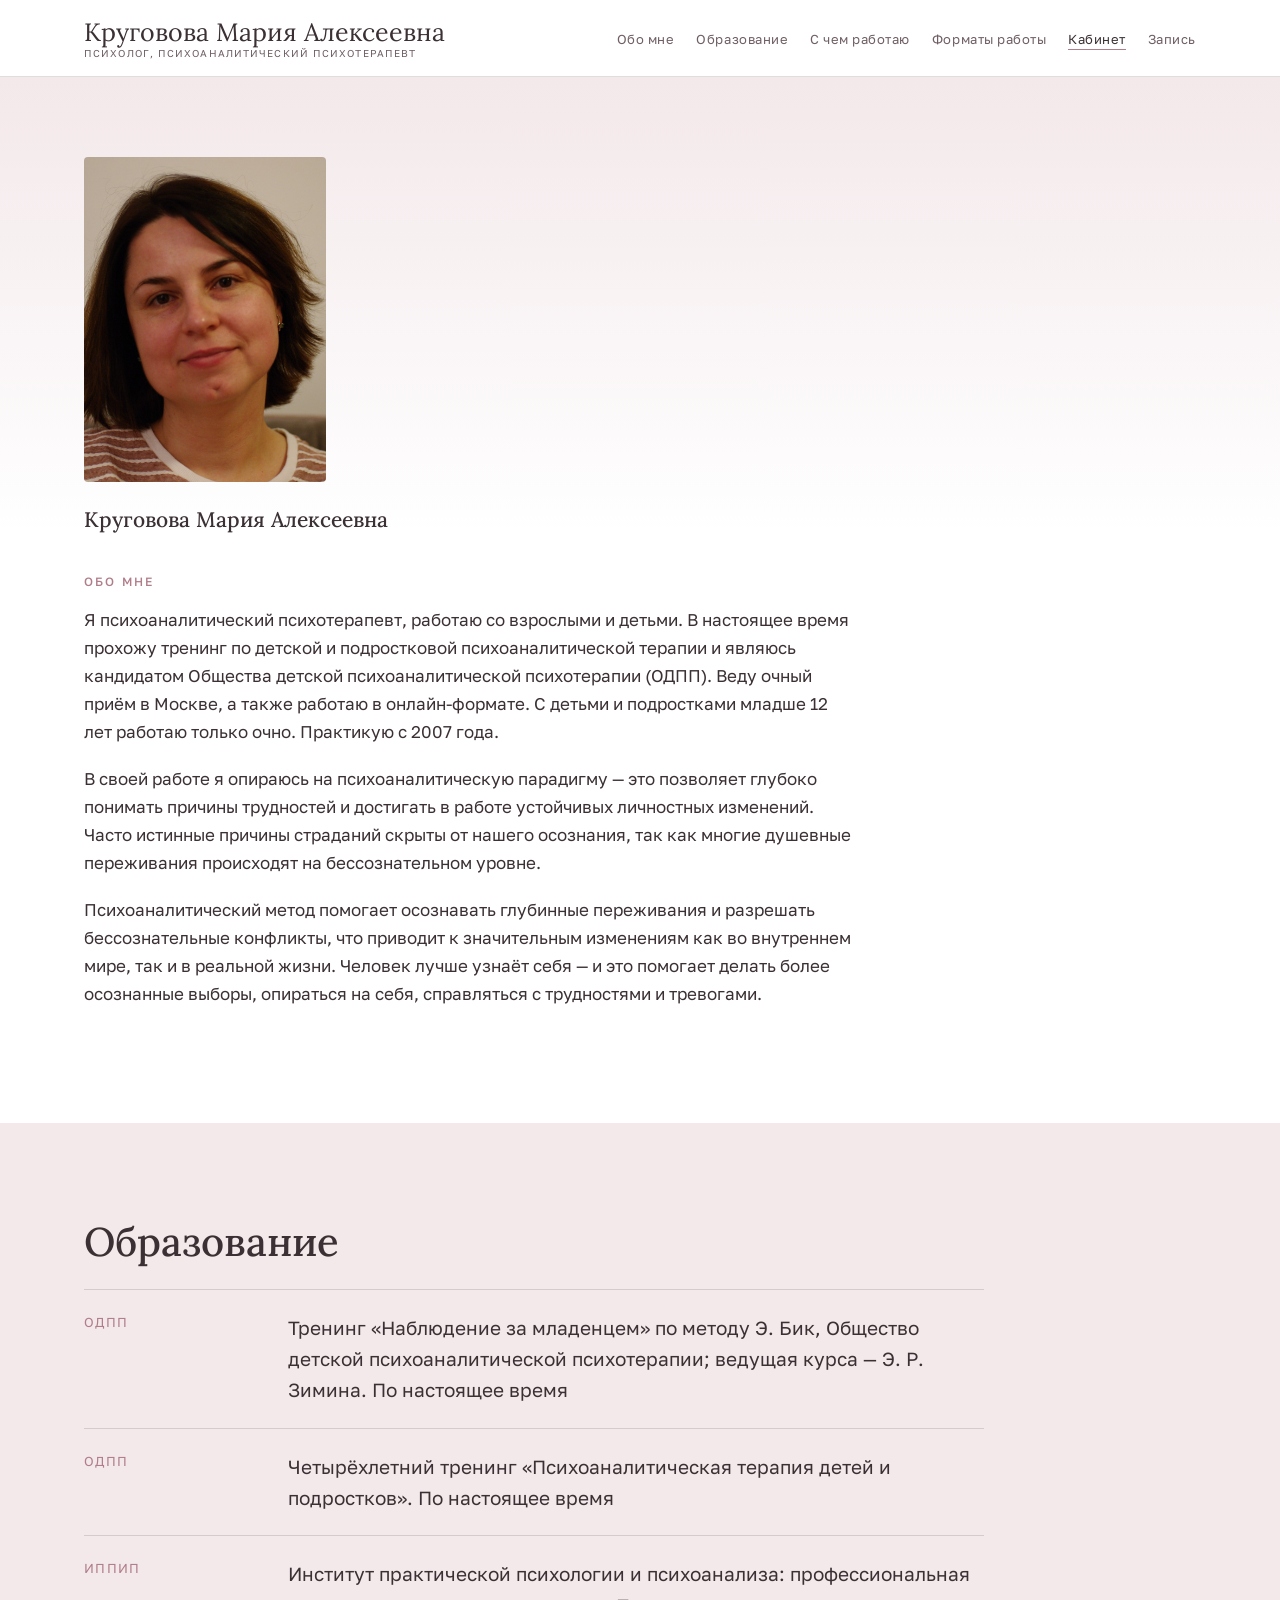
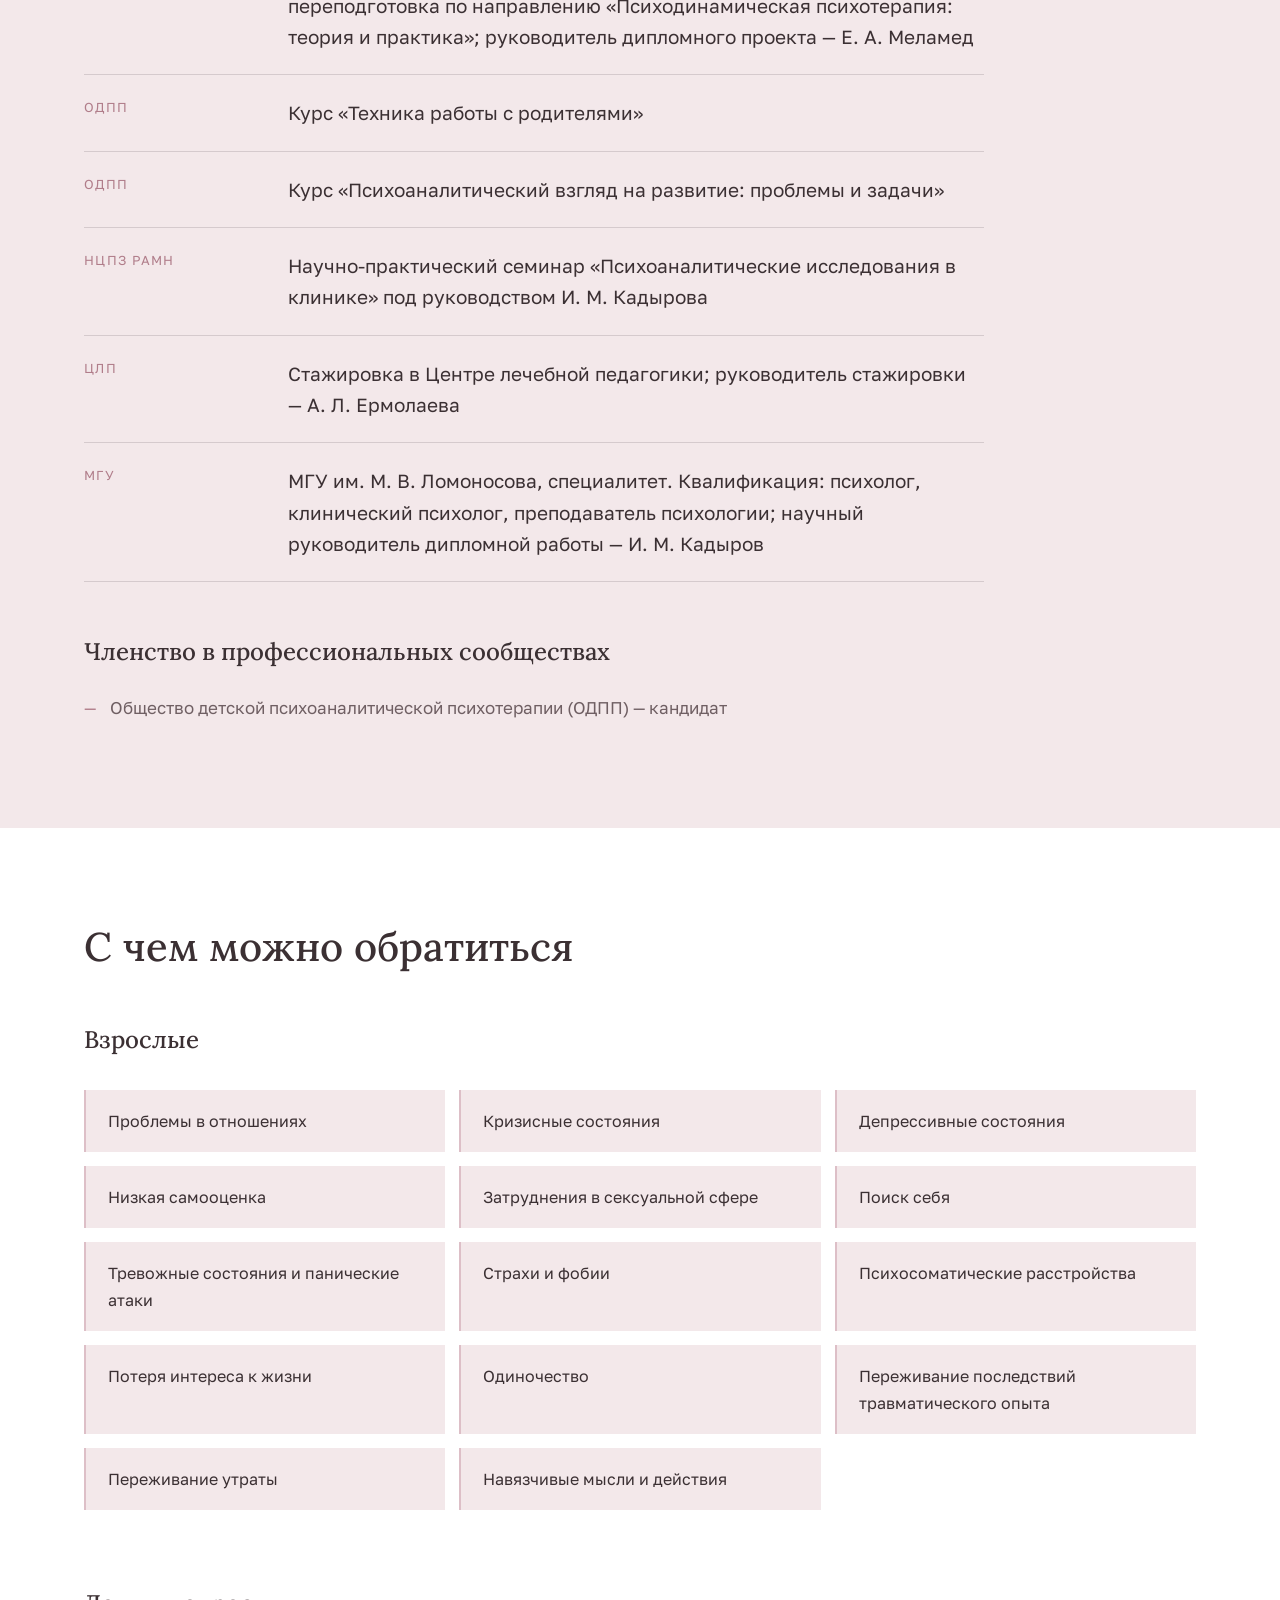
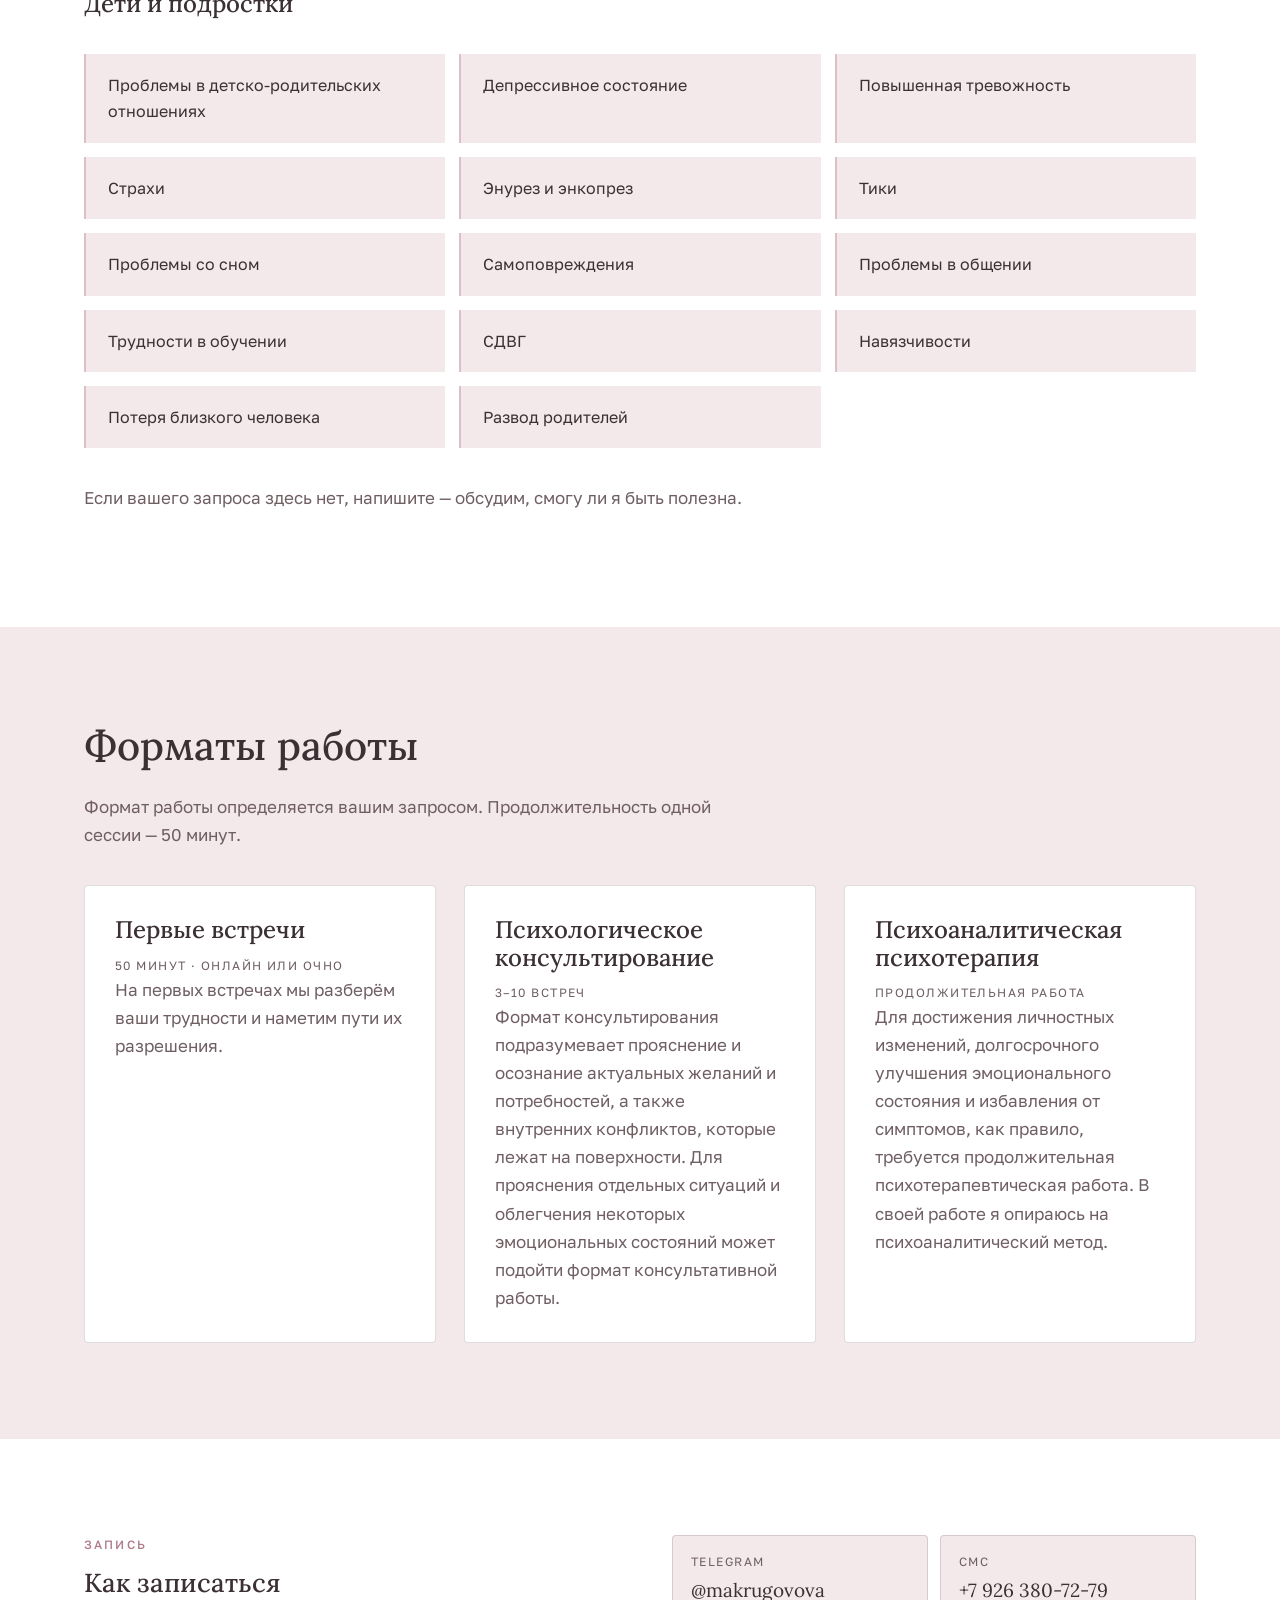
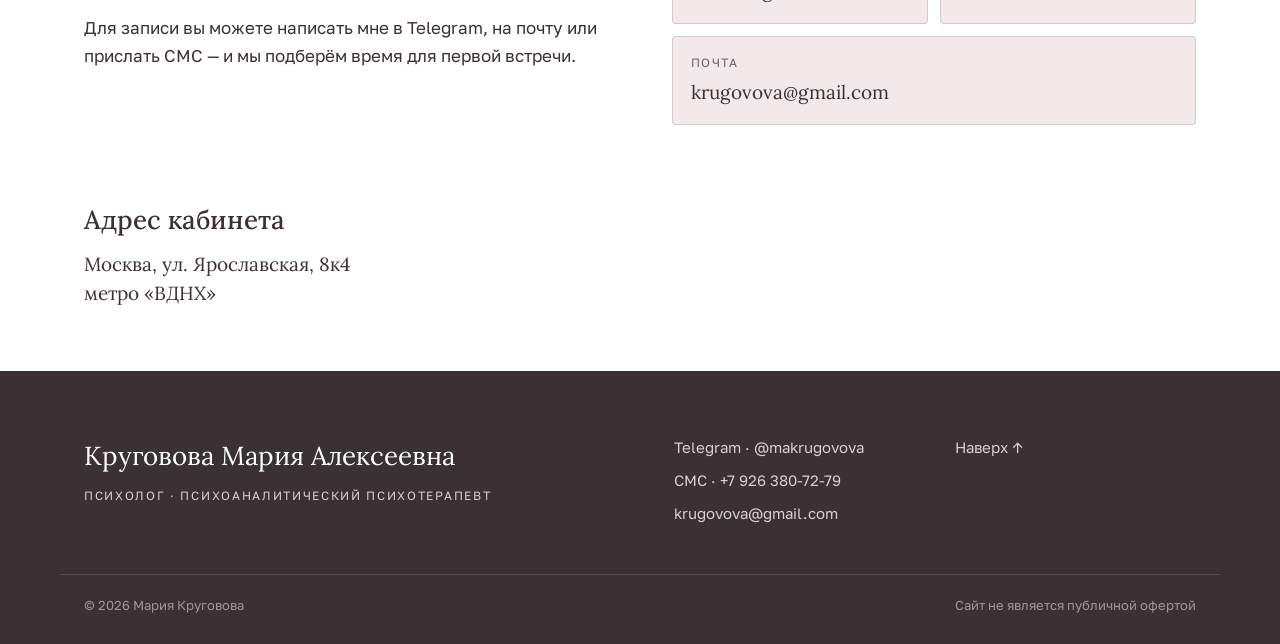
<file: index.html>
<!DOCTYPE html>
<html lang="ru">
<head>
<meta charset="UTF-8">
<meta name="viewport" content="width=device-width, initial-scale=1.0">
<title>Мария Круговова — психолог, психоаналитический психотерапевт</title>
<meta name="description" content="Круговова Мария Алексеевна — психолог, психоаналитический психотерапевт. Работа со взрослыми, детьми и подростками. Очный приём в Москве у метро ВДНХ и онлайн. Практика с 2007 года.">
<meta name="format-detection" content="telephone=no">
<!-- Подтверждение прав в панелях вебмастера. Не удалять: обе службы
     периодически перепроверяют наличие тега. -->
<meta name="yandex-verification" content="1febad2e64c1deee">
<meta name="google-site-verification" content="iqQq4VLArEXIhwiZFTo-AABuS8nwRxN-k5HZGaVgUAk">
<link rel="canonical" href="https://krugovova.ru/">
<meta property="og:type" content="website">
<meta property="og:title" content="Мария Круговова — психолог, психоаналитический психотерапевт">
<meta property="og:description" content="Психоаналитическая психотерапия и консультирование. Взрослые, дети и подростки. Москва и онлайн.">
<meta property="og:url" content="https://krugovova.ru/">
<meta property="og:image" content="https://krugovova.ru/assets/img/og.jpg">
<meta property="og:image:width" content="1200">
<meta property="og:image:height" content="630">
<meta property="og:image:alt" content="Мария Круговова — психолог, психоаналитический психотерапевт">
<meta name="twitter:card" content="summary_large_image">
<meta property="og:locale" content="ru_RU">
<link rel="icon" href="assets/img/favicon.svg" type="image/svg+xml">
<link rel="stylesheet" href="assets/css/style.css">
</head>
<body>

<!-- ============================== ШАПКА ============================== -->
<header class="header" id="header">
  <div class="container header__inner">
    <a class="brand" href="#top">
      <span class="brand__name">Круговова Мария Алексеевна</span>
      <span class="brand__role">психолог, психоаналитический&nbsp;психотерапевт</span>
    </a>

    <nav class="nav" id="nav">
      <ul class="nav__list">
        <li><a class="nav__link" href="#about">Обо мне</a></li>
        <li><a class="nav__link" href="#education">Образование</a></li>
        <li><a class="nav__link" href="#reasons">С чем работаю</a></li>
        <li><a class="nav__link" href="#method">Форматы работы</a></li>
        <li><a class="nav__link" href="#office">Кабинет</a></li>
        <li><a class="nav__link" href="#booking">Запись</a></li>
      </ul>
      <div class="nav__contacts">
        <a href="https://t.me/makrugovova" target="_blank" rel="noopener" aria-label="Telegram">Telegram</a>
        <a href="sms:+79263807279" aria-label="СМС">+7 926 380-72-79</a>
        <a href="mailto:krugovova@gmail.com" aria-label="E-mail">krugovova@gmail.com</a>
      </div>
    </nav>

    <button class="burger" id="burger" type="button" aria-label="Меню" aria-expanded="false" aria-controls="nav">
      <span></span><span></span><span></span>
    </button>
  </div>
</header>

<main id="top">

  <!-- ============================== HERO ============================== -->
  <section class="hero">
    <div class="container hero__inner">
      <div class="hero__media">
        <img class="hero__photo" src="assets/img/portrait.jpg" alt="Мария Круговова, психолог" width="900" height="1200">
        <h1 class="hero__title">Круговова Мария Алексеевна</h1>
      </div>
    </div>
  </section>

  <!-- ============================== ЦИФРЫ ============================== -->
  <!-- Скрыто: нет реальных цифр (часы семинаров, практики, супервизий, личной терапии).
       Когда Мария их назовёт — раскомментировать и подставить в data-count. -->
  <!--
  <section class="facts">
    <div class="container facts__grid">
      <div class="fact"><div class="fact__num" data-count="0">0</div><div class="fact__text">часов теоретических и клинических семинаров</div></div>
      <div class="fact"><div class="fact__num" data-count="0">0</div><div class="fact__text">часов работы с клиентами</div></div>
      <div class="fact"><div class="fact__num" data-count="0">0</div><div class="fact__text">часов супервизий</div></div>
      <div class="fact"><div class="fact__num" data-count="0">0</div><div class="fact__text">часов личной терапии</div></div>
    </div>
  </section>
  -->

  <!-- ============================== ОБО МНЕ ============================== -->
  <section class="section" id="about">
    <div class="container about__grid">
      <div class="about__text">
        <p class="eyebrow">Обо мне</p>
        <p>
          Я психоаналитический психотерапевт, работаю со взрослыми и детьми. В настоящее время
          прохожу тренинг по детской и подростковой психоаналитической терапии и являюсь кандидатом
          Общества детской психоаналитической психотерапии (ОДПП). Веду очный приём в Москве, а также
          работаю в онлайн-формате. С детьми и подростками младше 12 лет работаю только очно.
          Практикую с 2007 года.
        </p>
        <p>
          В своей работе я опираюсь на психоаналитическую парадигму — это позволяет глубоко понимать
          причины трудностей и достигать в работе устойчивых личностных изменений. Часто истинные
          причины страданий скрыты от нашего осознания, так как многие душевные переживания
          происходят на бессознательном уровне.
        </p>
        <p>
          Психоаналитический метод помогает осознавать глубинные переживания и разрешать
          бессознательные конфликты, что приводит к значительным изменениям как во внутреннем мире,
          так и в реальной жизни. Человек лучше узнаёт себя — и это помогает делать более осознанные
          выборы, опираться на себя, справляться с трудностями и тревогами.
        </p>
      </div>
    </div>
  </section>

  <!-- ============================== ОБРАЗОВАНИЕ ============================== -->
  <section class="section section--cream" id="education">
    <div class="container">
      <h2 class="section__title">Образование</h2>

      <!-- Карточки с дипломами/сертификатами: вернуть, когда будут сканы или фото 4:3.
           Разметка лежит в истории git (коммит fbd6896, секция #education). -->

      <ul class="timeline timeline--light">
        <li>
          <span class="timeline__year">ОДПП</span>
          <span class="timeline__text">Тренинг «Наблюдение за младенцем» по методу Э. Бик, Общество детской
            психоаналитической психотерапии; ведущая курса — Э. Р. Зимина. По настоящее время</span>
        </li>
        <li>
          <span class="timeline__year">ОДПП</span>
          <span class="timeline__text">Четырёхлетний тренинг «Психоаналитическая терапия детей и подростков».
            По настоящее время</span>
        </li>
        <li>
          <span class="timeline__year">ИППиП</span>
          <span class="timeline__text">Институт практической психологии и психоанализа: профессиональная
            переподготовка по направлению «Психодинамическая психотерапия: теория и практика»;
            руководитель дипломного проекта — Е. А. Меламед</span>
        </li>
        <li>
          <span class="timeline__year">ОДПП</span>
          <span class="timeline__text">Курс «Техника работы с родителями»</span>
        </li>
        <li>
          <span class="timeline__year">ОДПП</span>
          <span class="timeline__text">Курс «Психоаналитический взгляд на развитие: проблемы и задачи»</span>
        </li>
        <li>
          <span class="timeline__year">НЦПЗ РАМН</span>
          <span class="timeline__text">Научно-практический семинар «Психоаналитические исследования в клинике»
            под руководством И. М. Кадырова</span>
        </li>
        <li>
          <span class="timeline__year">ЦЛП</span>
          <span class="timeline__text">Стажировка в Центре лечебной педагогики; руководитель стажировки —
            А. Л. Ермолаева</span>
        </li>
        <li>
          <span class="timeline__year">МГУ</span>
          <span class="timeline__text">МГУ им. М. В. Ломоносова, специалитет. Квалификация: психолог,
            клинический психолог, преподаватель психологии; научный руководитель дипломной работы —
            И. М. Кадыров</span>
        </li>
      </ul>

      <h3 class="subtitle">Членство в профессиональных сообществах</h3>
      <ul class="ticks">
        <li>Общество детской психоаналитической психотерапии (ОДПП) — кандидат</li>
      </ul>
    </div>
  </section>

  <!-- ============================== ПРАКТИКА ============================== -->
  <!-- Скрыто: в присланном тексте нет мест работы и проектов, кроме частной практики с 2007 года.
       Когда появится список — раскомментировать, заполнить и вернуть пункт «Практика» в меню. -->
  <!--
  <section class="section section--dark" id="practice">
    <div class="container">
      <p class="eyebrow eyebrow--light">Практическая деятельность</p>
      <h2 class="section__title section__title--light">Где я работала и работаю</h2>
      <ul class="timeline">
        <li><span class="timeline__year">2007 — н. в.</span><span class="timeline__text">Частная психотерапевтическая практика</span></li>
      </ul>
    </div>
  </section>
  -->

  <!-- ============================== С ЧЕМ РАБОТАЮ ============================== -->
  <section class="section" id="reasons">
    <div class="container">
      <h2 class="section__title">С чем можно обратиться</h2>

      <h3 class="subtitle">Взрослые</h3>
      <ul class="tags">
        <li>Проблемы в отношениях</li>
        <li>Кризисные состояния</li>
        <li>Депрессивные состояния</li>
        <li>Низкая самооценка</li>
        <li>Затруднения в сексуальной сфере</li>
        <li>Поиск себя</li>
        <li>Тревожные состояния и панические атаки</li>
        <li>Страхи и фобии</li>
        <li>Психосоматические расстройства</li>
        <li>Потеря интереса к жизни</li>
        <li>Одиночество</li>
        <li>Переживание последствий травматического опыта</li>
        <li>Переживание утраты</li>
        <li>Навязчивые мысли и действия</li>
      </ul>

      <h3 class="subtitle">Дети и подростки</h3>
      <ul class="tags">
        <li>Проблемы в детско-родительских отношениях</li>
        <li>Депрессивное состояние</li>
        <li>Повышенная тревожность</li>
        <li>Страхи</li>
        <li>Энурез и энкопрез</li>
        <li>Тики</li>
        <li>Проблемы со сном</li>
        <li>Самоповреждения</li>
        <li>Проблемы в общении</li>
        <li>Трудности в обучении</li>
        <li>СДВГ</li>
        <li>Навязчивости</li>
        <li>Потеря близкого человека</li>
        <li>Развод родителей</li>
      </ul>

      <p class="section__lead" style="margin-top:36px">
        Если вашего запроса здесь нет, напишите — обсудим, смогу ли я быть полезна.
      </p>
    </div>
  </section>

  <!-- ============================== МЕТОД ============================== -->
  <section class="section section--cream" id="method">
    <div class="container">
      <h2 class="section__title">Форматы работы</h2>
      <p class="section__lead">
        Формат работы определяется вашим запросом. Продолжительность одной сессии — 50 минут.
      </p>

      <div class="method__grid">
        <article class="method__item">
          <h3>Первые встречи</h3>
          <p class="method__freq">50 минут · онлайн или очно</p>
          <p>На первых встречах мы разберём ваши трудности и наметим пути их разрешения.</p>
        </article>
        <article class="method__item">
          <h3>Психологическое консультирование</h3>
          <p class="method__freq">3–10 встреч</p>
          <p>Формат консультирования подразумевает прояснение и осознание актуальных желаний
            и потребностей, а также внутренних конфликтов, которые лежат на поверхности.
            Для прояснения отдельных ситуаций и облегчения некоторых эмоциональных состояний
            может подойти формат консультативной работы.</p>
        </article>
        <article class="method__item">
          <h3>Психоаналитическая психотерапия</h3>
          <p class="method__freq">продолжительная работа</p>
          <p>Для достижения личностных изменений, долгосрочного улучшения эмоционального состояния
            и избавления от симптомов, как правило, требуется продолжительная психотерапевтическая
            работа. В своей работе я опираюсь на психоаналитический метод.</p>
        </article>
      </div>

    </div>
  </section>

  <!-- ============================== ЗАПИСЬ ============================== -->
  <section class="section booking" id="booking">
    <div class="container booking__grid">
      <div class="booking__text">
        <p class="eyebrow">Запись</p>
        <h2 class="section__title section__title--sm">Как записаться</h2>
        <p>
          Для записи вы можете написать мне в Telegram, на почту или прислать СМС —
          и мы подберём время для первой встречи.
        </p>
      </div>

      <div class="booking__contacts">
        <a class="contact" href="https://t.me/makrugovova" target="_blank" rel="noopener">
          <span class="contact__label">Telegram</span>
          <span class="contact__value">@makrugovova</span>
        </a>
        <a class="contact" href="sms:+79263807279">
          <span class="contact__label">СМС</span>
          <span class="contact__value">+7 926 380-72-79</span>
        </a>
        <a class="contact contact--wide" href="mailto:krugovova@gmail.com">
          <span class="contact__label">Почта</span>
          <span class="contact__value">krugovova@gmail.com</span>
        </a>
      </div>
    </div>
  </section>

  <!-- ============================== СТАТЬИ ============================== -->
  <!-- Скрыто: своих текстов и ссылок на публикации пока нет.
       Разметка секции лежит в истории git (коммит fbd6896, секция #articles);
       когда статьи появятся — вернуть её и пункт «Статьи» в меню. -->

  <!-- ============================== КАБИНЕТ ============================== -->
  <section class="section" id="office">
    <div class="container">
      <h2 class="section__title section__title--sm">Адрес кабинета</h2>
      <p class="office__addr">Москва, ул. Ярославская, 8к4<br>метро «ВДНХ»</p>
    </div>
  </section>

</main>

<!-- ============================== ПОДВАЛ ============================== -->
<footer class="footer">
  <div class="container footer__inner">
    <div class="footer__col">
      <p class="footer__name">Круговова Мария Алексеевна</p>
      <p class="footer__role">психолог · психоаналитический психотерапевт</p>
    </div>
    <div class="footer__col">
      <a href="https://t.me/makrugovova" target="_blank" rel="noopener">Telegram · @makrugovova</a>
      <a href="sms:+79263807279">СМС · +7 926 380-72-79</a>
      <a href="mailto:krugovova@gmail.com">krugovova@gmail.com</a>
    </div>
    <div class="footer__col">
      <!-- Ссылку на «Условия работы» вернуть, когда в contract.html появится
           настоящий текст: сейчас там заготовка со словами TODO. -->
      <a href="#top">Наверх ↑</a>
    </div>
  </div>
  <div class="container footer__bottom">
    <span>© <span id="year">2026</span> Мария Круговова</span>
    <span>Сайт не является публичной офертой</span>
  </div>
</footer>

<script src="assets/js/main.js"></script>
</body>
</html>
</file>
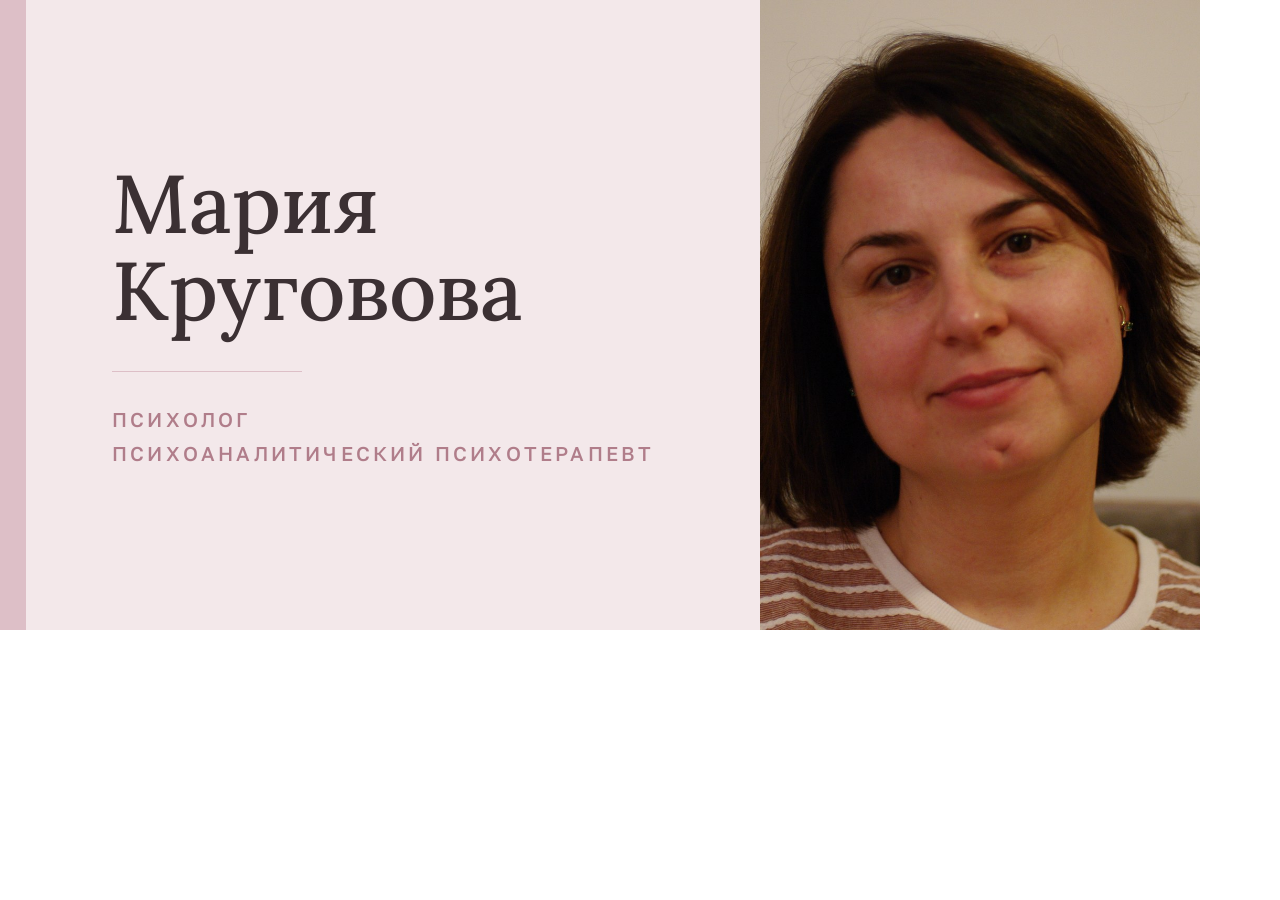
<file: _og.html>
<!DOCTYPE html><html lang="ru"><head><meta charset="UTF-8">
<link rel="stylesheet" href="assets/css/style.css">
<style>
  html,body{margin:0;padding:0}
  .og{width:1200px;height:630px;display:grid;grid-template-columns:1fr 440px;
      background:var(--cream);position:relative;overflow:hidden}
  .og::before{content:"";position:absolute;left:0;top:0;bottom:0;width:26px;background:var(--sand)}
  .og__text{padding:0 56px 0 112px;display:flex;flex-direction:column;justify-content:center}
  .og__name{font-family:var(--font-head);font-weight:500;font-size:82px;line-height:1.05;
            color:var(--ink);margin:0}
  .og__rule{width:190px;height:1px;background:var(--sand);margin:38px 0 30px}
  .og__role{font-family:var(--font-body);font-weight:500;font-size:20px;line-height:1.7;
            letter-spacing:.16em;text-transform:uppercase;color:var(--accent);margin:0}
  .og__photo{width:100%;height:100%;object-fit:cover;object-position:50% 30%}
</style></head><body>
<div class="og">
  <div class="og__text">
    <p class="og__name">Мария<br>Круговова</p>
    <div class="og__rule"></div>
    <p class="og__role">Психолог<br>Психоаналитический психотерапевт</p>
  </div>
  <img class="og__photo" src="assets/img/portrait.jpg" alt="">
</div>
</body></html>
</file>
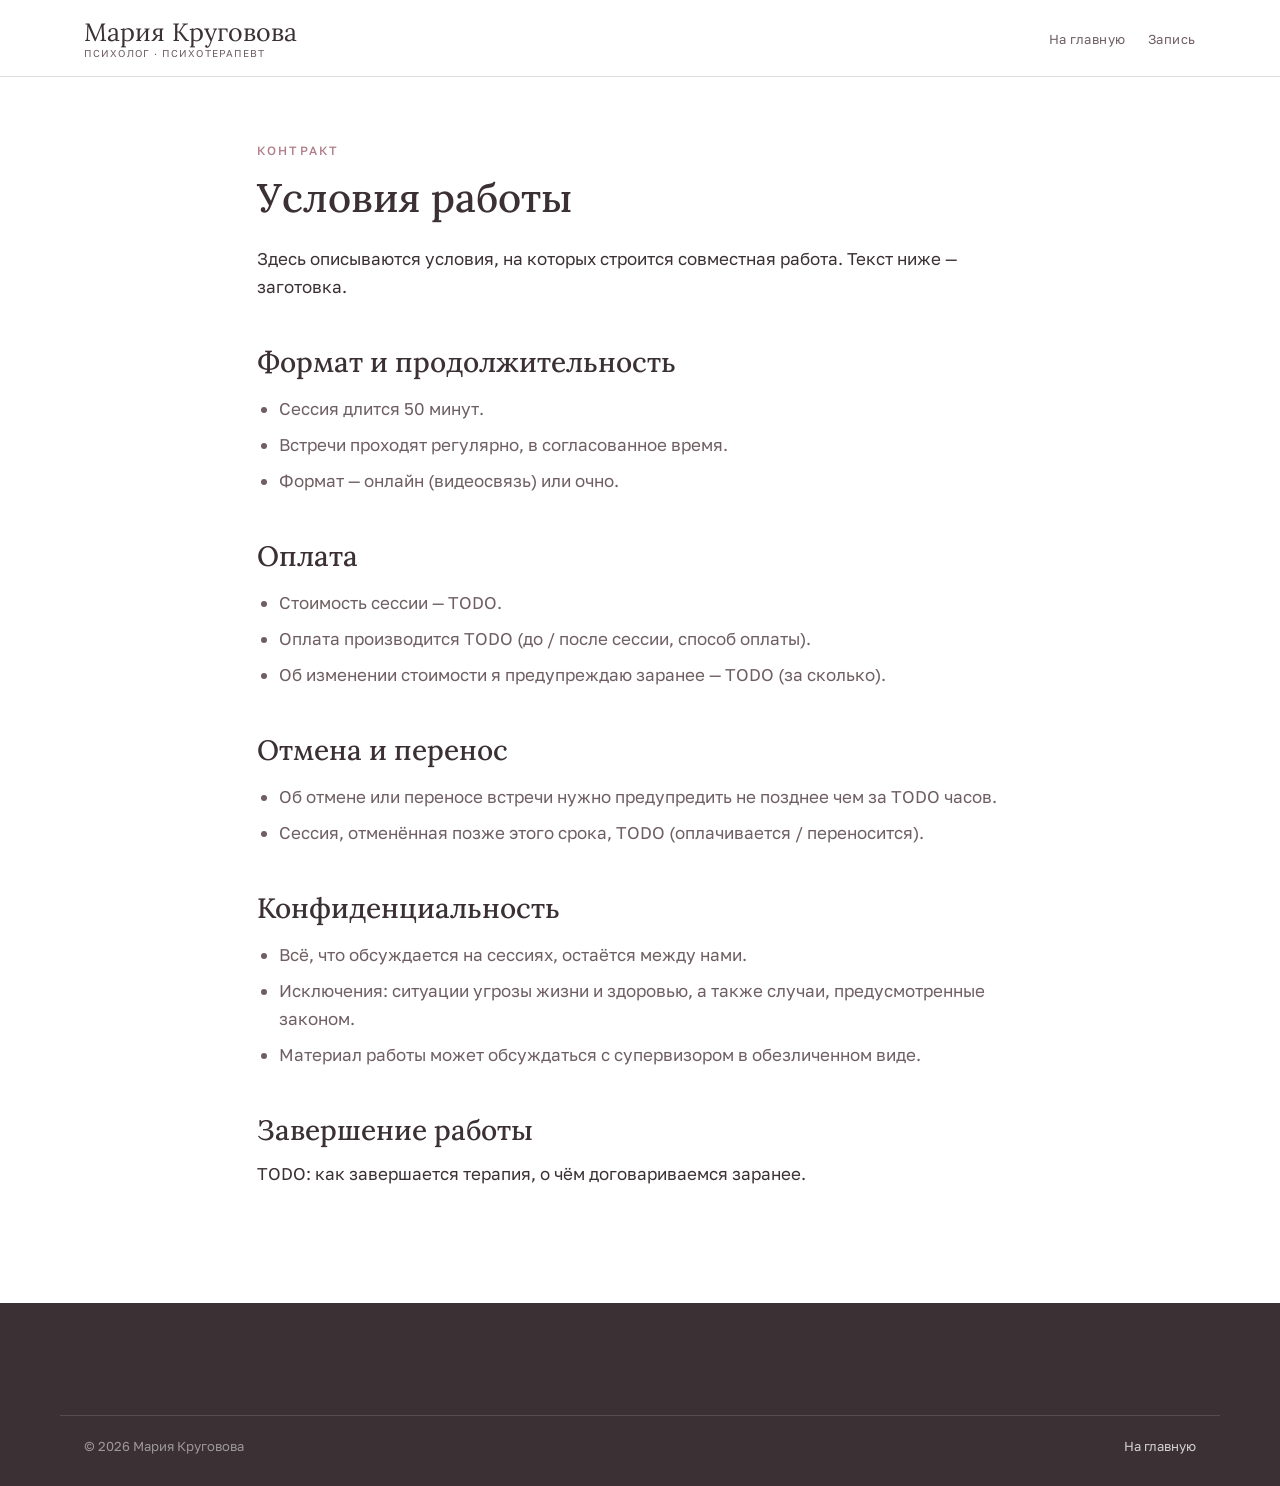
<file: contract.html>
<!DOCTYPE html>
<html lang="ru">
<head>
<meta charset="UTF-8">
<meta name="viewport" content="width=device-width, initial-scale=1.0">
<title>Условия работы — Мария Круговова</title>
<meta name="description" content="Условия работы">
<meta name="robots" content="noindex">
<link rel="icon" href="assets/img/favicon.svg" type="image/svg+xml">
<link rel="stylesheet" href="assets/css/style.css">
</head>
<body>

<header class="header">
  <div class="container header__inner">
    <a class="brand" href="index.html">
      <span class="brand__name">Мария Круговова</span>
      <span class="brand__role">психолог&nbsp;· психотерапевт</span>
    </a>
    <nav class="nav">
      <ul class="nav__list">
        <li><a class="nav__link" href="index.html">На главную</a></li>
        <li><a class="nav__link nav__link--cta" href="index.html#booking">Запись</a></li>
      </ul>
    </nav>
  </div>
</header>

<main class="page">
  <div class="container page__content">
    <p class="eyebrow">Контракт</p>
    <h1 class="section__title">Условия работы</h1>
    <!-- TODO: описать реальные условия. Ниже — рыба, её нужно заменить. -->
    <p>Здесь описываются условия, на которых строится совместная работа. Текст ниже — заготовка.</p>

    <h2>Формат и продолжительность</h2>
    <ul>
      <li>Сессия длится 50 минут.</li>
      <li>Встречи проходят регулярно, в согласованное время.</li>
      <li>Формат — онлайн (видеосвязь) или очно.</li>
    </ul>

    <h2>Оплата</h2>
    <ul>
      <li>Стоимость сессии — TODO.</li>
      <li>Оплата производится TODO (до / после сессии, способ оплаты).</li>
      <li>Об изменении стоимости я предупреждаю заранее — TODO (за сколько).</li>
    </ul>

    <h2>Отмена и перенос</h2>
    <ul>
      <li>Об отмене или переносе встречи нужно предупредить не позднее чем за TODO часов.</li>
      <li>Сессия, отменённая позже этого срока, TODO (оплачивается / переносится).</li>
    </ul>

    <h2>Конфиденциальность</h2>
    <ul>
      <li>Всё, что обсуждается на сессиях, остаётся между нами.</li>
      <li>Исключения: ситуации угрозы жизни и здоровью, а также случаи, предусмотренные законом.</li>
      <li>Материал работы может обсуждаться с супервизором в обезличенном виде.</li>
    </ul>

    <h2>Завершение работы</h2>
    <p>TODO: как завершается терапия, о чём договариваемся заранее.</p>
  </div>
</main>

<footer class="footer">
  <div class="container footer__bottom">
    <span>© <span id="year">2026</span> Мария Круговова</span>
    <span><a href="index.html">На главную</a></span>
  </div>
</footer>

<script src="assets/js/main.js"></script>
</body>
</html>
</file>
<file: assets/css/style.css>
/* ============================================================
   Локальные шрифты. Подключены файлами, а не с Google Fonts:
   сайт не делает запросов на сторонние домены и не зависит
   от их доступности. Оба шрифта под SIL Open Font License 1.1,
   тексты лицензий — в assets/fonts/.
   ============================================================ */

/* Lora — cyrillic-ext (вариативный: вес 400–500 в одном файле) */
@font-face {
  font-family: 'Lora';
  font-style: normal;
  font-weight: 400 500;
  font-display: swap;
  src: url('../fonts/lora-cyrillic-ext.woff2') format('woff2');
  unicode-range: U+0460-052F, U+1C80-1C8A, U+20B4, U+2DE0-2DFF, U+A640-A69F, U+FE2E-FE2F;
}

/* Lora — cyrillic (вариативный: вес 400–500 в одном файле) */
@font-face {
  font-family: 'Lora';
  font-style: normal;
  font-weight: 400 500;
  font-display: swap;
  src: url('../fonts/lora-cyrillic.woff2') format('woff2');
  unicode-range: U+0301, U+0400-045F, U+0490-0491, U+04B0-04B1, U+2116;
}

/* Lora — latin-ext (вариативный: вес 400–500 в одном файле) */
@font-face {
  font-family: 'Lora';
  font-style: normal;
  font-weight: 400 500;
  font-display: swap;
  src: url('../fonts/lora-latin-ext.woff2') format('woff2');
  unicode-range: U+0100-02BA, U+02BD-02C5, U+02C7-02CC, U+02CE-02D7, U+02DD-02FF, U+0304, U+0308, U+0329, U+1D00-1DBF, U+1E00-1E9F, U+1EF2-1EFF, U+2020, U+20A0-20AB, U+20AD-20C0, U+2113, U+2C60-2C7F, U+A720-A7FF;
}

/* Lora — latin (вариативный: вес 400–500 в одном файле) */
@font-face {
  font-family: 'Lora';
  font-style: normal;
  font-weight: 400 500;
  font-display: swap;
  src: url('../fonts/lora-latin.woff2') format('woff2');
  unicode-range: U+0000-00FF, U+0131, U+0152-0153, U+02BB-02BC, U+02C6, U+02DA, U+02DC, U+0304, U+0308, U+0329, U+2000-206F, U+20AC, U+2122, U+2191, U+2193, U+2212, U+2215, U+FEFF, U+FFFD;
}

/* Golos Text — cyrillic-ext (вариативный: вес 400–500 в одном файле) */
@font-face {
  font-family: 'Golos Text';
  font-style: normal;
  font-weight: 400 500;
  font-display: swap;
  src: url('../fonts/golos-text-cyrillic-ext.woff2') format('woff2');
  unicode-range: U+0460-052F, U+1C80-1C8A, U+20B4, U+2DE0-2DFF, U+A640-A69F, U+FE2E-FE2F;
}

/* Golos Text — cyrillic (вариативный: вес 400–500 в одном файле) */
@font-face {
  font-family: 'Golos Text';
  font-style: normal;
  font-weight: 400 500;
  font-display: swap;
  src: url('../fonts/golos-text-cyrillic.woff2') format('woff2');
  unicode-range: U+0301, U+0400-045F, U+0490-0491, U+04B0-04B1, U+2116;
}

/* Golos Text — latin-ext (вариативный: вес 400–500 в одном файле) */
@font-face {
  font-family: 'Golos Text';
  font-style: normal;
  font-weight: 400 500;
  font-display: swap;
  src: url('../fonts/golos-text-latin-ext.woff2') format('woff2');
  unicode-range: U+0100-02BA, U+02BD-02C5, U+02C7-02CC, U+02CE-02D7, U+02DD-02FF, U+0304, U+0308, U+0329, U+1D00-1DBF, U+1E00-1E9F, U+1EF2-1EFF, U+2020, U+20A0-20AB, U+20AD-20C0, U+2113, U+2C60-2C7F, U+A720-A7FF;
}

/* Golos Text — latin (вариативный: вес 400–500 в одном файле) */
@font-face {
  font-family: 'Golos Text';
  font-style: normal;
  font-weight: 400 500;
  font-display: swap;
  src: url('../fonts/golos-text-latin.woff2') format('woff2');
  unicode-range: U+0000-00FF, U+0131, U+0152-0153, U+02BB-02BC, U+02C6, U+02DA, U+02DC, U+0304, U+0308, U+0329, U+2000-206F, U+20AC, U+2122, U+2191, U+2193, U+2212, U+2215, U+FEFF, U+FFFD;
}

:root{
  --ink:        #3b3033;   /* основной тёмный */
  --ink-soft:   #6f5f63;   /* приглушённый текст */
  --accent:     #b07d8a;   /* акцент, ссылки */
  --accent-dk:  #97626f;
  --sand:       #ddbfc7;   /* светлая роза */
  --cream:      #f3e8ea;   /* фон секций */
  --white:      #ffffff;
  --line:       rgba(59,48,51,.16);

  --font-head: "Lora", Georgia, "Times New Roman", serif;
  --font-body: "Golos Text", -apple-system, BlinkMacSystemFont, "Segoe UI", Roboto, Arial, sans-serif;

  --container: 1160px;
  --gutter: 24px;
  --radius: 4px;
  --header-h: 76px;
}

*,*::before,*::after{ box-sizing:border-box; }

html{ scroll-behavior:smooth; }
@media (prefers-reduced-motion: reduce){ html{ scroll-behavior:auto; } }

body{
  margin:0;
  font-family:var(--font-body);
  font-size:17px;
  line-height:1.65;
  font-weight:400;
  color:var(--ink);
  background:var(--white);
  -webkit-font-smoothing:antialiased;
}

img{ max-width:100%; height:auto; display:block; }
a{ color:var(--accent-dk); text-decoration:none; }
a:hover{ color:var(--ink); }
p{ margin:0 0 1.1em; }
h1,h2,h3{ font-family:var(--font-head); font-weight:500; line-height:1.15; margin:0 0 .5em; }

.container{ width:100%; max-width:var(--container); margin:0 auto; padding:0 var(--gutter); }

/* ---------- типовые элементы ---------- */
.eyebrow{
  font-size:12px; letter-spacing:.18em; text-transform:uppercase;
  color:var(--accent); font-weight:500; margin:0 0 14px;
}
.eyebrow--light{ color:var(--sand); }

.section{ padding:96px 0; }
.section--cream{ background:var(--cream); }
.section--dark{ background:var(--ink); color:var(--white); }
.section__title{ font-size:clamp(30px,4vw,40px); margin-bottom:.6em; }
/* приглушённый заголовок: для секций, которые не должны спорить с основными */
.section__title--sm{ font-size:clamp(22px,2.4vw,26px); }
.section__title--light{ color:var(--white); }
.section__lead{ max-width:62ch; color:var(--ink-soft); }
.subtitle{ font-size:24px; margin:56px 0 20px; }
/* «Дети и подростки» идёт сразу за списком запросов взрослых — отодвигаем */
.tags + .subtitle{ margin-top:80px; }

.btn{
  display:inline-flex; align-items:center; justify-content:center;
  padding:15px 30px; border:1px solid transparent; border-radius:var(--radius);
  font-family:var(--font-body); font-size:14px; font-weight:500;
  letter-spacing:.06em; text-transform:uppercase; cursor:pointer;
  transition:background .25s, color .25s, border-color .25s;
}
.btn--primary{ background:var(--ink); color:var(--white); }
.btn--primary:hover{ background:var(--accent-dk); color:var(--white); }
.btn--ghost{ border-color:var(--line); color:var(--ink); }
.btn--ghost:hover{ border-color:var(--ink); color:var(--ink); }

/* ---------- шапка ---------- */
.header{
  position:sticky; top:0; z-index:50;
  background:rgba(255,255,255,.92);
  backdrop-filter:saturate(1.4) blur(8px);
  border-bottom:1px solid var(--line);
}
.header__inner{ display:flex; align-items:center; gap:24px; min-height:var(--header-h); }
.brand{ display:flex; flex-direction:column; line-height:1.2; color:var(--ink); }
.brand__name{ font-family:var(--font-head); font-size:25px; }
.brand__role{ font-size:10px; letter-spacing:.11em; text-transform:uppercase; color:var(--ink-soft); }

.nav{ margin-left:auto; display:flex; align-items:center; gap:28px; }
.nav__list{ display:flex; gap:22px; list-style:none; margin:0; padding:0; }
.nav__link{
  font-size:13px; letter-spacing:.04em; color:var(--ink-soft);
  padding-bottom:2px; border-bottom:1px solid transparent;
}
.nav__link:hover, .nav__link.is-active{ color:var(--ink); border-bottom-color:var(--accent); }
.nav__contacts{ display:none; }

.burger{ display:none; width:40px; height:40px; margin-left:auto; padding:9px 8px;
  background:none; border:0; cursor:pointer; flex-direction:column; justify-content:space-between; }
.burger span{ display:block; height:1.5px; background:var(--ink); transition:transform .25s, opacity .2s; }

/* ---------- hero ---------- */
.hero{ padding:80px 0 0; background:linear-gradient(180deg, var(--cream) 0%, var(--white) 100%); }
/* «Обо мне» идёт сразу за hero — весь просвет задаётся одним этим отступом */
.hero + .section{ padding-top:40px; }
.hero__inner{ display:block; }
.hero__title{ font-size:clamp(19px,2vw,21px); margin:0; }

/* фото и имя под ним — одной колонкой слева */
.hero__media{ display:flex; flex-direction:column; align-items:flex-start; gap:26px; }
.hero__photo{ width:242px; height:325px; border-radius:var(--radius); object-fit:cover; }

/* ---------- цифры ---------- */
.facts{ padding:56px 0; border-block:1px solid var(--line); }
.facts__grid{ display:grid; grid-template-columns:repeat(4,1fr); gap:32px; }
.fact{ text-align:center; }
.fact__num{ font-family:var(--font-head); font-size:52px; line-height:1; color:var(--accent); }
.fact__num::after{ content:"+"; }
.fact__text{ margin-top:10px; font-size:14px; color:var(--ink-soft); }

/* ---------- обо мне ---------- */
.about__grid{ display:block; }
.about__text{ max-width:70ch; }
.ticks{ list-style:none; margin:28px 0 0; padding:0; }
.ticks li{ position:relative; padding-left:26px; margin-bottom:10px; color:var(--ink-soft); }
.ticks li::before{ content:"—"; position:absolute; left:0; color:var(--accent); }

/* ---------- карточки образования ---------- */
.cards{ display:grid; grid-template-columns:repeat(3,1fr); gap:28px; }
.card{ background:var(--white); border:1px solid var(--line); border-radius:var(--radius); overflow:hidden; }
.card__img{ width:100%; aspect-ratio:4/3; object-fit:cover; }
.card__body{ padding:22px 24px 26px; }
.card__title{ font-size:22px; margin-bottom:.3em; }
.card__meta{ margin:0; font-size:14px; color:var(--ink-soft); }

.chips{ display:flex; flex-wrap:wrap; gap:10px; list-style:none; margin:0; padding:0; }
.chips li{ padding:9px 18px; border:1px solid var(--line); border-radius:100px; font-size:14px; background:var(--white); }

/* ---------- практика ---------- */
.timeline{ list-style:none; margin:0; padding:0; max-width:900px; }
.timeline li{ display:grid; grid-template-columns:180px 1fr; gap:24px;
  padding:22px 0; border-top:1px solid rgba(255,255,255,.16); }
.timeline li:last-child{ border-bottom:1px solid rgba(255,255,255,.16); }
.timeline__year{ font-size:13px; letter-spacing:.1em; text-transform:uppercase; color:var(--sand); }
.timeline__text{ font-size:19px; }

/* ---------- принципы ---------- */

/* ---------- запросы ---------- */
.tags{ display:grid; grid-template-columns:repeat(3,1fr); gap:14px; list-style:none; margin:36px 0 0; padding:0; }
.tags li{ padding:18px 22px; background:var(--cream); border-left:2px solid var(--sand); font-size:16px; }
.tags li:hover{ border-left-color:var(--accent); }

/* ---------- метод ---------- */
.method__grid{ display:grid; grid-template-columns:repeat(3,1fr); gap:28px; margin-top:36px; }
.method__item{ background:var(--white); border:1px solid var(--line); border-radius:var(--radius); padding:30px; }
.method__item h3{ font-size:24px; }
.method__item p{ margin:0; color:var(--ink-soft); }


/* ---------- запись ---------- */
/* «Как записаться» и «Адрес кабинета» — один смысловой блок, прижимаем их
   друг к другу: адрес занимает две строки, обычные 96px вокруг него пустуют */
.booking{ padding-bottom:40px; }
.booking + .section{ padding-top:40px; padding-bottom:64px; }

.booking__grid{ display:grid; grid-template-columns:1fr 1fr; gap:64px; align-items:start; }
.booking__contacts{ display:grid; grid-template-columns:1fr 1fr; gap:12px; }
.contact{
  display:flex; flex-direction:column; gap:4px; padding:16px 18px;
  background:var(--cream); border:1px solid var(--line); border-radius:var(--radius);
  transition:border-color .25s, background .25s;
}
.contact:hover{ border-color:var(--accent); background:var(--white); }
.contact__label{ font-size:12px; letter-spacing:.12em; text-transform:uppercase; color:var(--ink-soft); }
.contact__value{ font-family:var(--font-head); font-size:19px; color:var(--ink); }
/* контакт во всю ширину — когда плиток нечётное число */
.contact--wide{ grid-column:1 / -1; }

/* ---------- статьи ---------- */
.articles{ list-style:none; margin:36px 0 0; padding:0; }
.article{ display:grid; grid-template-columns:70px 1fr; gap:20px; padding:26px 0; border-top:1px solid var(--line); }
.article:last-child{ border-bottom:1px solid var(--line); }
.article__num{ font-family:var(--font-head); font-size:30px; color:var(--accent); }
.article__title{ font-size:24px; margin-bottom:.2em; }
.article__title a{ color:var(--ink); }
.article__title a:hover{ color:var(--accent-dk); }
.article__meta{ margin:0; font-size:14px; color:var(--ink-soft); }

/* ---------- подвал ---------- */
.footer{ background:var(--ink); color:rgba(255,255,255,.78); padding:64px 0 28px; font-size:15px; }
.footer a{ color:rgba(255,255,255,.78); }
.footer a:hover{ color:var(--sand); }
.footer__inner{ display:grid; grid-template-columns:1.6fr .7fr .7fr; gap:40px; }
.footer__col{ display:flex; flex-direction:column; gap:8px; }
.footer__name{ font-family:var(--font-head); font-size:26px; color:var(--white); margin:0; }
.footer__role{ margin:0; font-size:12px; letter-spacing:.14em; text-transform:uppercase; }
.footer__note{ margin:12px 0 0; max-width:40ch; }
.footer__bottom{ display:flex; justify-content:space-between; gap:16px; flex-wrap:wrap;
  margin-top:48px; padding-top:20px; border-top:1px solid rgba(255,255,255,.14); font-size:13px; color:rgba(255,255,255,.5); }

/* ---------- служебные страницы (contract.html, privacy.html) ---------- */
.page{ padding:64px 0 96px; }
.page__content{ max-width:74ch; }
.page__content h2{ font-size:28px; margin-top:1.6em; }
.page__content ul, .page__content ol{ padding-left:22px; color:var(--ink-soft); }
.page__content li{ margin-bottom:8px; }

/* ---------- появление при скролле ---------- */
.reveal{ opacity:0; transform:translateY(18px); transition:opacity .7s ease, transform .7s ease; }
.reveal.is-visible{ opacity:1; transform:none; }
@media (prefers-reduced-motion: reduce){ .reveal{ opacity:1; transform:none; transition:none; } }

/* якоря не уезжают под липкую шапку */
[id]{ scroll-margin-top:calc(var(--header-h) + 16px); }

/* ============================== адаптив ============================== */
@media (max-width:1024px){
  .booking__grid{ grid-template-columns:1fr; gap:40px; }
  .cards, .method__grid{ grid-template-columns:repeat(2,1fr); }
  .tags{ grid-template-columns:repeat(2,1fr); }
  .facts__grid{ grid-template-columns:repeat(2,1fr); gap:28px; }
  .footer__inner{ grid-template-columns:1fr 1fr; }
}

/* Меню уходит под бургер раньше остальной вёрстки. Шапке нужно
   356px (имя с подписью) + 24 + 581 (меню) + 48 (поля) = 1010px;
   ниже этого пункты начинают переноситься на вторую строку. */
@media (max-width:1024px){
  .burger{ display:flex; }
  .nav{
    position:fixed; inset:var(--header-h) 0 auto 0;
    flex-direction:column; align-items:flex-start; gap:0;
    background:var(--white); border-bottom:1px solid var(--line);
    padding:12px var(--gutter) 28px; margin:0;
    transform:translateY(-120%); transition:transform .3s ease;
    max-height:calc(100vh - var(--header-h)); overflow-y:auto;
  }
  .nav.is-open{ transform:none; }
  .nav__list{ flex-direction:column; gap:0; width:100%; }
  .nav__list li{ border-bottom:1px solid var(--line); }
  .nav__link{ display:block; padding:14px 0; font-size:16px; border:0; }
  .nav__contacts{ display:flex; flex-direction:column; gap:8px; padding-top:18px; font-size:15px; }
  body.is-locked{ overflow:hidden; }
}

@media (max-width:768px){
  body{ font-size:16px; }
  /* имя в шапке тянется по ширине экрана: на 360px — ~15px, на 768px — 25px.
     Фиксированный кегль ломал ФИО на две строки на узких телефонах. */
  .brand__name{ font-size:clamp(13px,4.2vw,25px); }
  .section{ padding:64px 0; }

  .cards, .method__grid, .tags{ grid-template-columns:1fr; }
  .booking__contacts{ grid-template-columns:1fr; }
  .timeline li{ grid-template-columns:1fr; gap:6px; }
  .footer__inner{ grid-template-columns:1fr; }
  .hero{ padding:48px 0 0; }
  .hero + .section{ padding-top:32px; }
  /* фото поменьше, чтобы текст начинался примерно с середины экрана */
  .hero__photo{ width:150px; height:201px; }
  .hero__media{ gap:18px; }
}

@media (max-width:420px){
  .facts__grid{ grid-template-columns:1fr; }
  .btn{ width:100%; }
}

/* ============================================================
   Дополнительные блоки
   ============================================================ */

/* светлый вариант таймлайна (на кремовом фоне) */
.timeline--light li{ border-top-color:var(--line); }
.timeline--light li:last-child{ border-bottom-color:var(--line); }
.timeline--light .timeline__year{ color:var(--accent); }

/* частота встреч в карточке «форматы работы» */
.method__freq{
  margin:-6px 0 14px; font-size:12px; letter-spacing:.12em;
  text-transform:uppercase; color:var(--accent);
}

/* аннотация статьи */
.article__excerpt{ margin:0 0 8px; color:var(--ink-soft); max-width:70ch; }

/* адрес кабинета */
.office__addr{ font-family:var(--font-head); font-size:19px; line-height:1.5; margin:0; }
</file>
